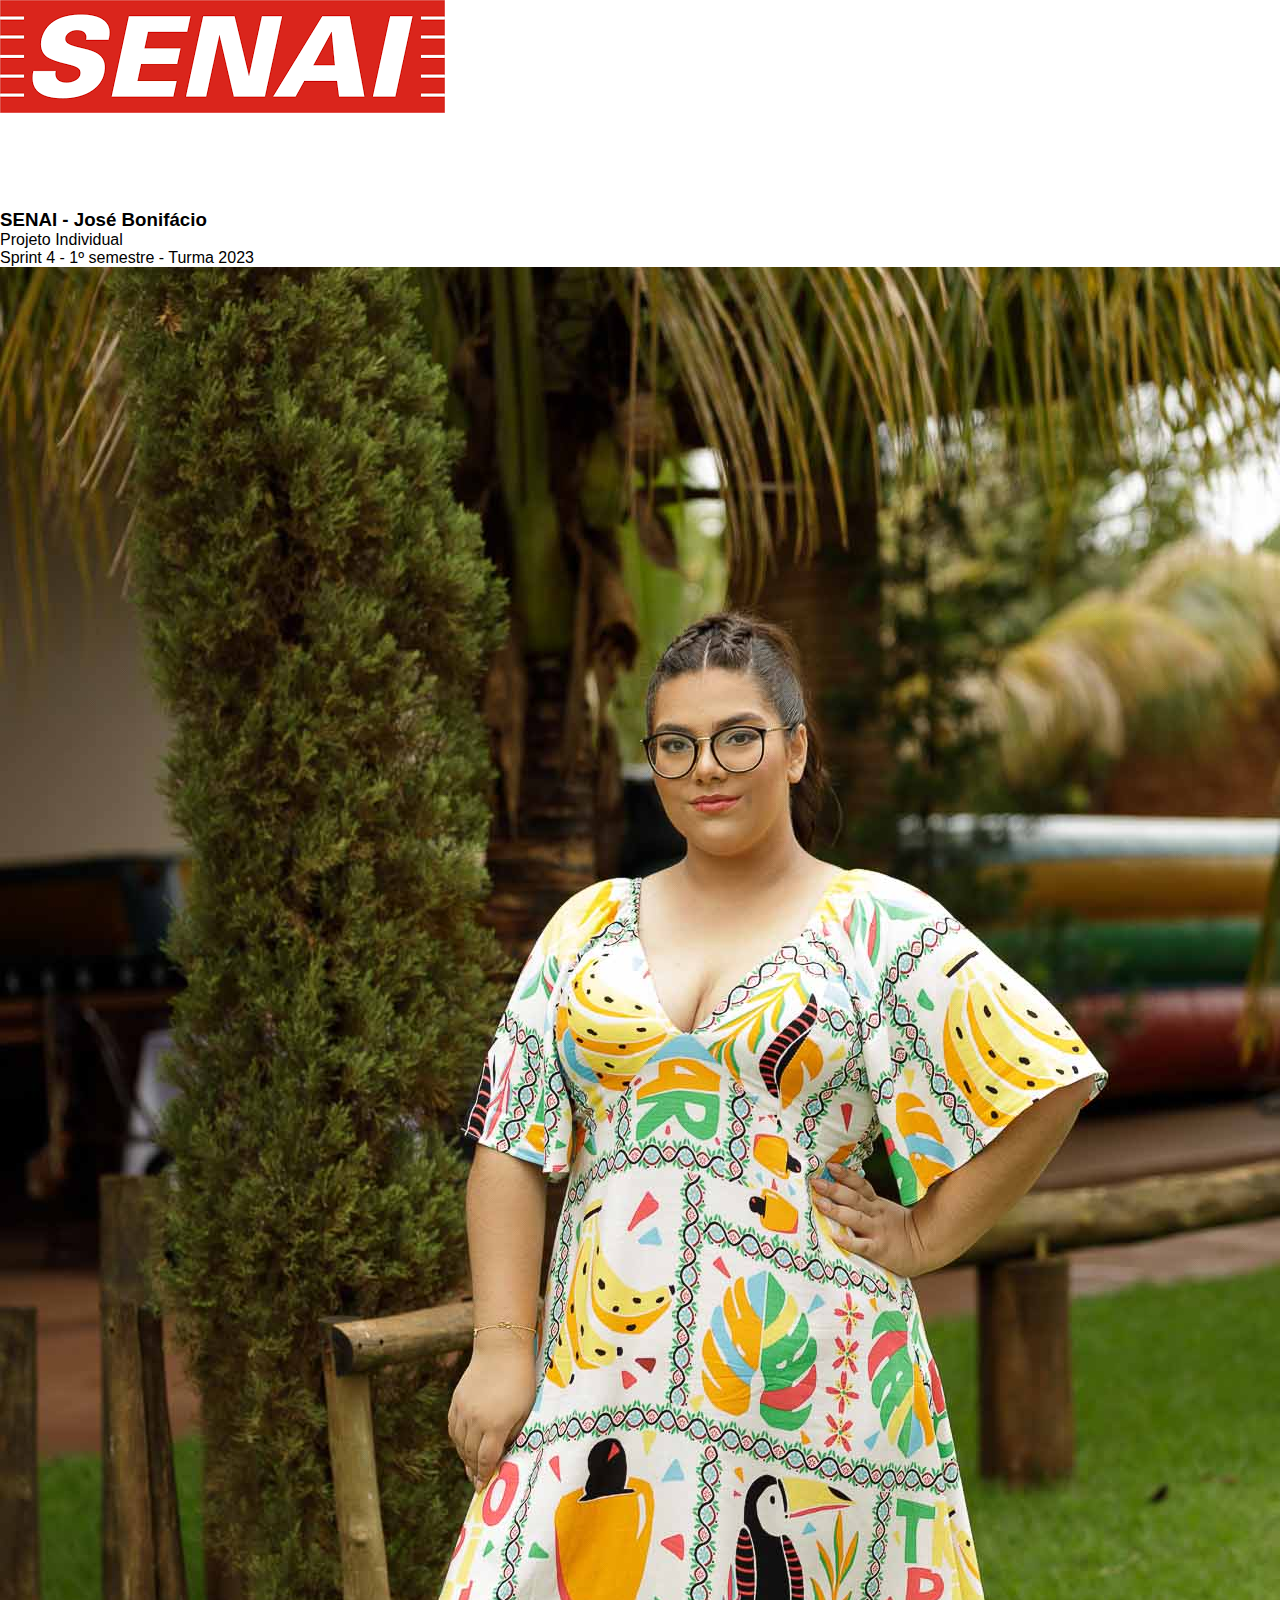
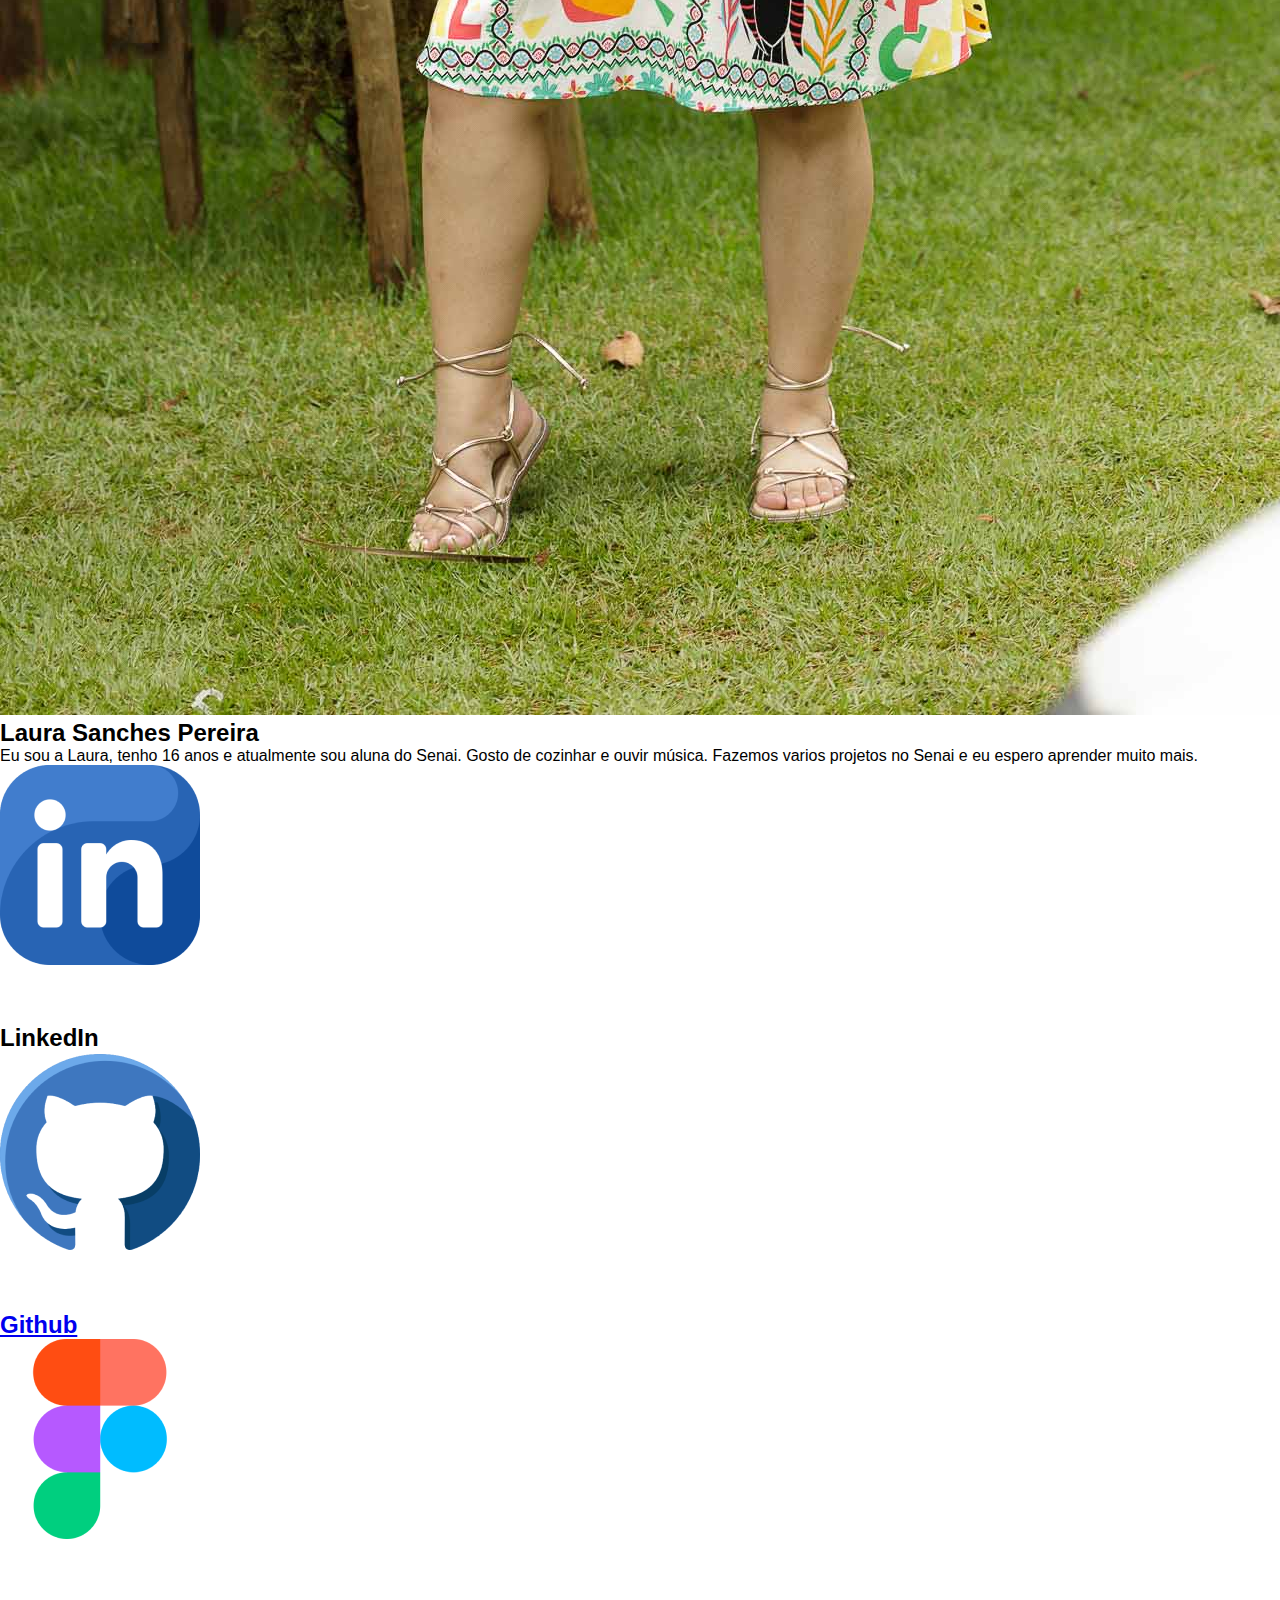
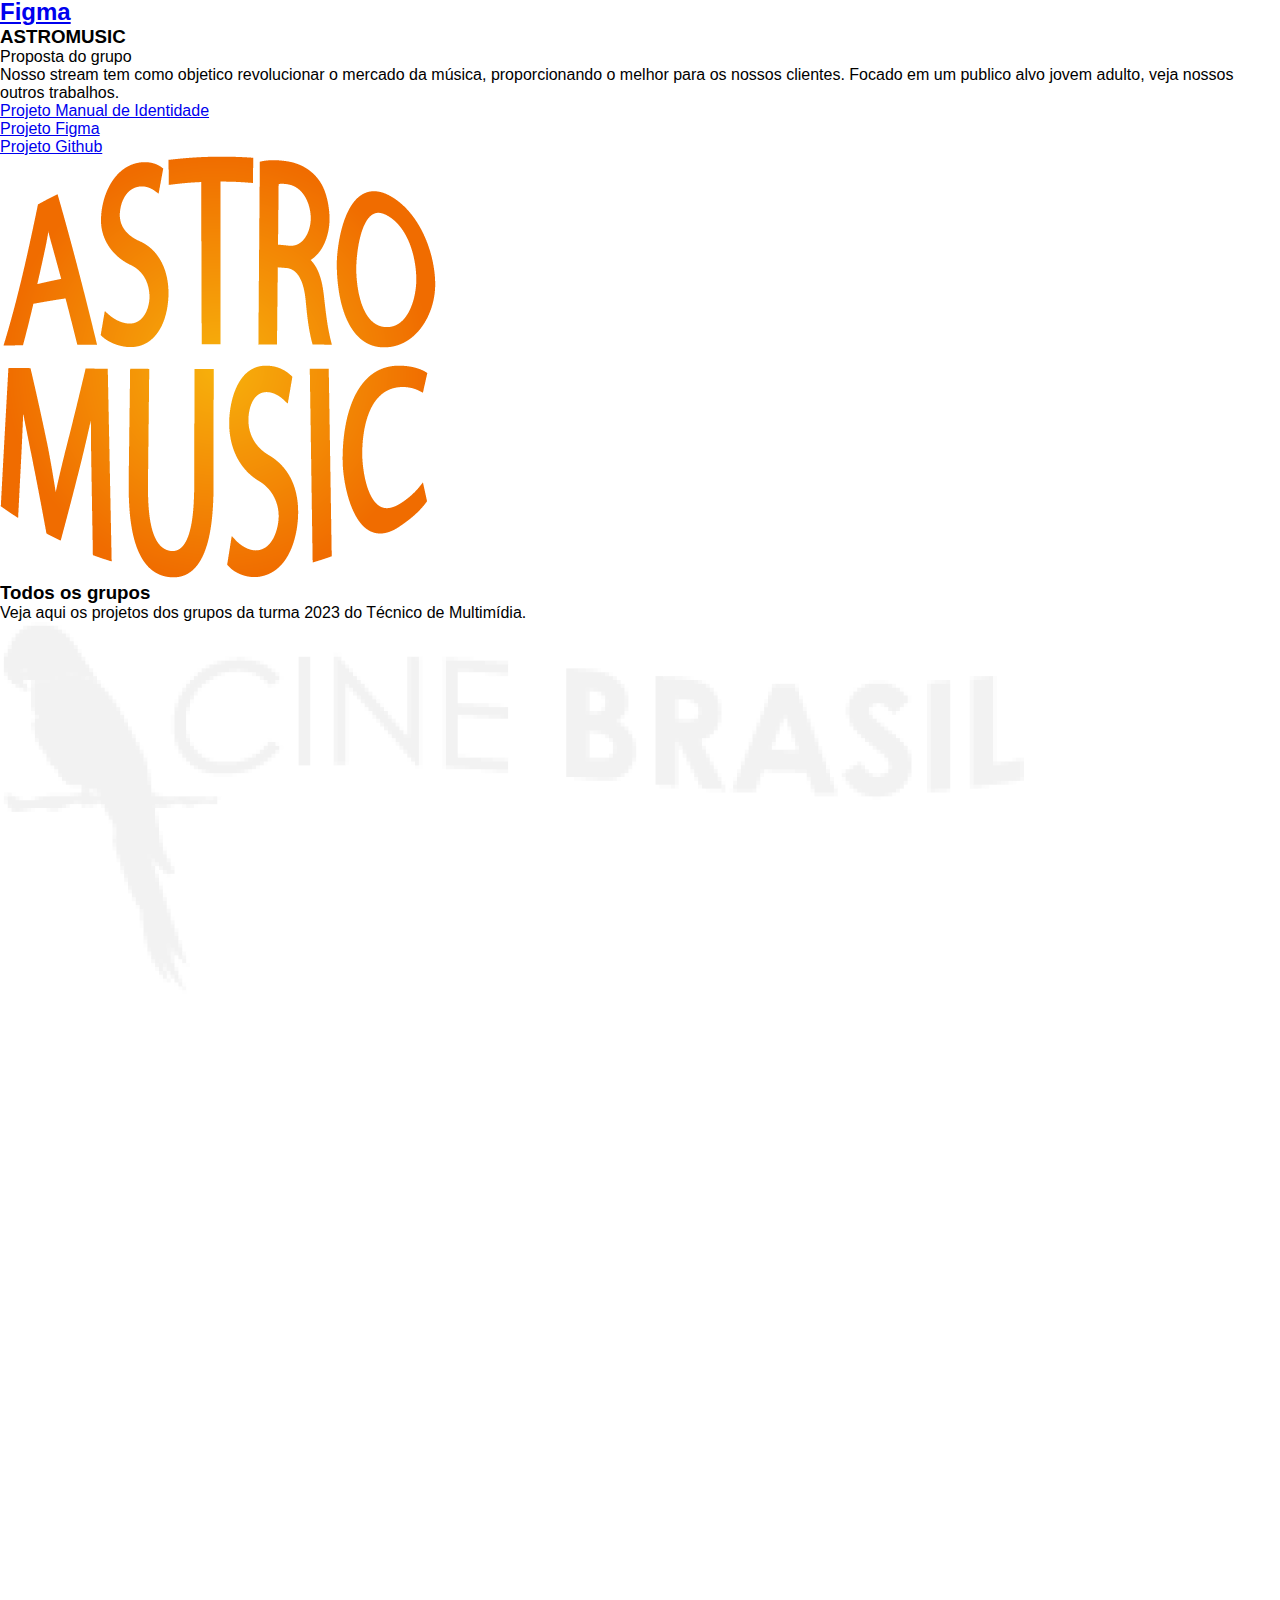
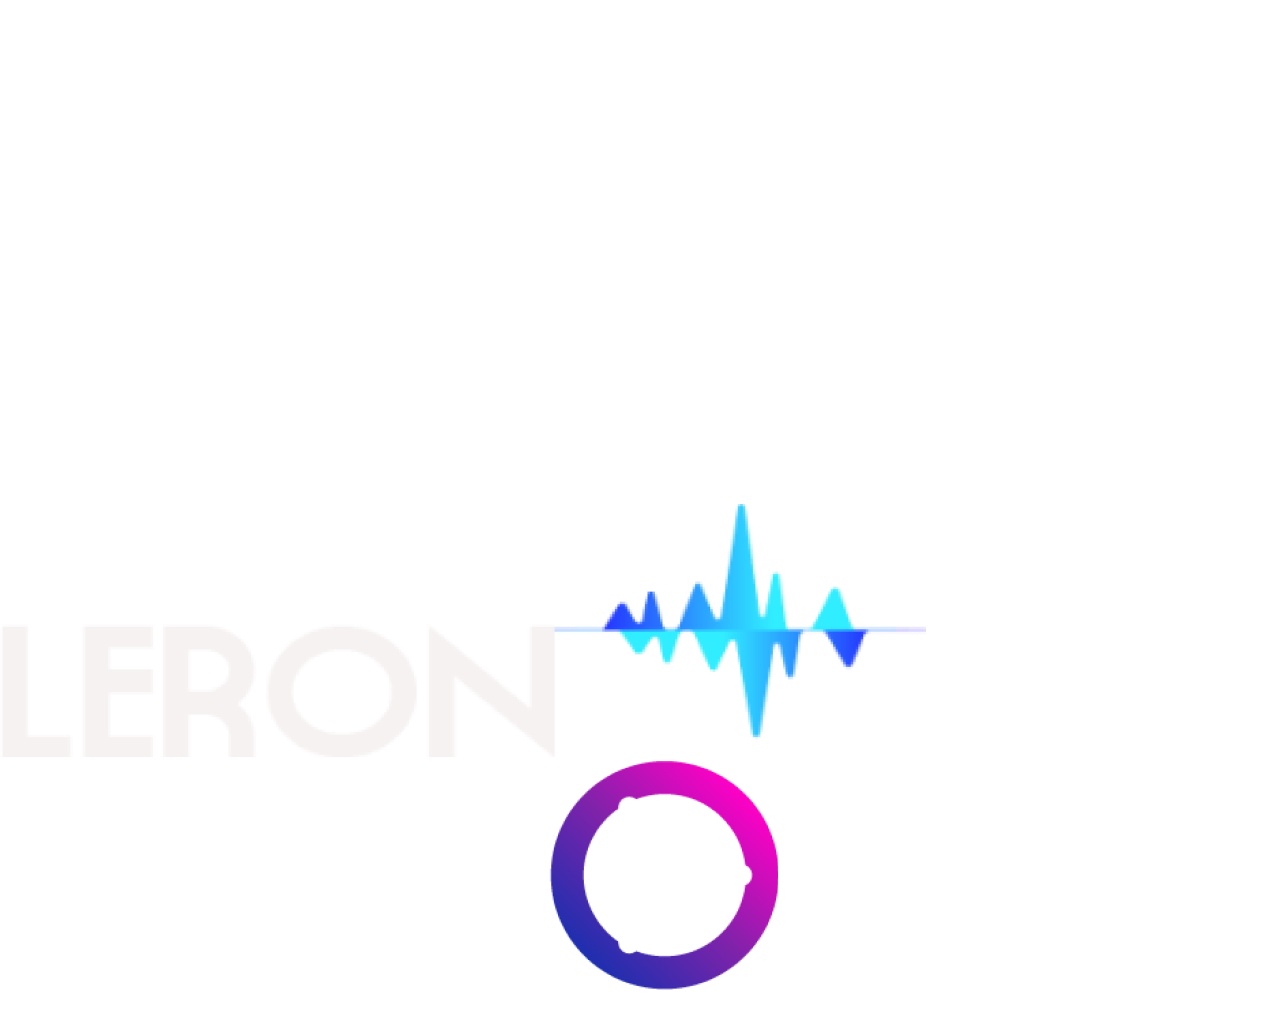
<file: index.html>
<!DOCTYPE html>
<html lang="pt-br">
<head>
    <meta charset="UTF-8">
    <meta http-equiv="X-UA-Compatible" content="IE=edge">
    <meta name="viewport" content="width=device-width, initial-scale=1.0">
    <link rel="stylesheet" href="style.css">
    <title>Laura Sanches</title>
</head>
  <body>
    <section class="capa">
          <div class="sobreocurso">
            <img class="Senai" src="imagens/SENAI.png" alt="">
            <h1>Multmídia</h1>
            <h3>SENAI - José Bonifácio</h3>
            <p>Projeto Individual</p>
            <p>Sprint 4 - 1º semestre - Turma 2023</p>
        </div>
    </section>
    <section class="aluno">
        <div class="sobremim">
            <img class="fotolaura"src="imagens/158A2883.jpg" alt="foto perfil laura">
        </div>
        <div class="sobremim">
            <h2>Laura Sanches Pereira</h2>
            <p>Eu sou a Laura, tenho 16 anos e atualmente sou aluna do Senai. Gosto de cozinhar e ouvir música. Fazemos varios projetos no Senai e eu espero aprender muito mais.</p> 
         </div>
    </section>
    <section class="portfolio">
        <div class="port-list">
            <img class="logo" src="imagens/Frame 5.png" alt="logo LinkedIn">
            <h2>LinkedIn</h2>            
        </div>
        <div class="port-list">           
            <a href="https://github.com/LauraSanchesP"><img class="logo" src="imagens/Frame 6.png" alt="logo github">
            <h2>Github</h2>
        </a>
        </div>
        <div class="port-list">           
            <a href="https://www.figma.com/file/hDN6xgjmfzXSS754vspHpo/SITEMAP?type=design&node-id=0%3A1&mode=design&t=qiU5f8nlinETx9a4-1"><img class="logo" src="imagens/Frame 7.png" alt="logo figma">
            <h2>Figma</h2>
        </a>
        </div>
    </section>
    <section class="grupo">
        <div class="title-grupo">
            <h3>ASTROMUSIC</h3>
            <p>Proposta do grupo</p>
            <p>Nosso stream tem como objetico revolucionar o mercado da música, proporcionando o melhor para os nossos clientes. Focado em um publico alvo jovem adulto, veja nossos outros trabalhos. </p>
            <ul>
                <a href="imagens/MANUAL DE IDENTIDADE VISUAL_LAURA SANCHES PEREIRA.pdf"><li>Projeto Manual de Identidade</li>
                <a href="https://www.figma.com/file/VcVz71onX3jrNG50iMoFtm/ASTROMUSIC-TELAS?type=design&node-id=0%3A1&mode=design&t=SkG4muLsTANk9cTG-1"><li>Projeto Figma</li></a>               
                 <a href="pagina.html"><li>Projeto Github</li></a>
            </ul>
        </div>
        <div class="logo-grupo">
        <img class="logo-grupo" src="imagens/Ativo 4.png">
        </div>   
    </section>
    <section class="grupos-title">
        <h3>Todos os grupos</h3>
        <p>Veja aqui os projetos dos grupos da turma 2023 do Técnico de Multimídia.</p>
        <div class="Grupos">
            <div class="grupos">
                <a href="https://senaiprofbruna.github.io/multimidia/cinebrasil.html">
                    <img class="logo" src="imagens/cinebrasil.png" alt="Cine Brasil">
                </a>
            </div>
            <div class="grupos">
                <a href="https://senaiprofbruna.github.io/multimidia/caven.html">
                <img class="logo" src="imagens/caven.png" alt="Caven">
                </a>
            </div>
            <div class="grupos">
                <a href="https://senaiprofbruna.github.io/multimidia/astromusic.html">
                <img class="logo" src="imagens/Ativo 5.png" alt="Astromusic">
                </a>
            </div>
            <div class="grupo">
                <a href="https://senaiprofbruna.github.io/multimidia/booklet.html">
                <img class="logo" src="imagens/booklet.png" alt="Booklet">
                </a>
            </div>
            <div class="grupo">
                <a href="https://senaiprofbruna.github.io/multimidia/marts.html">
                <img class="logo-small" src="imagens/marts.png" alt="Marts">
                </a>
            </div>
            <div class="grupo">
                <a href="https://senaiprofbruna.github.io/multimidia/leron.html">
                <img class="logo-small" src="imagens/leron.png" alt="Leron">
                </a>
            </div>
            <div class="grupo">
                <a href="https://senaiprofbruna.github.io/multimidia/playo.html">
                <img class="logo-small" src="imagens/playo.png" alt="Play.o">
                </a>
            </div>
        </div>
    </section>
</body>
</html>
</file>
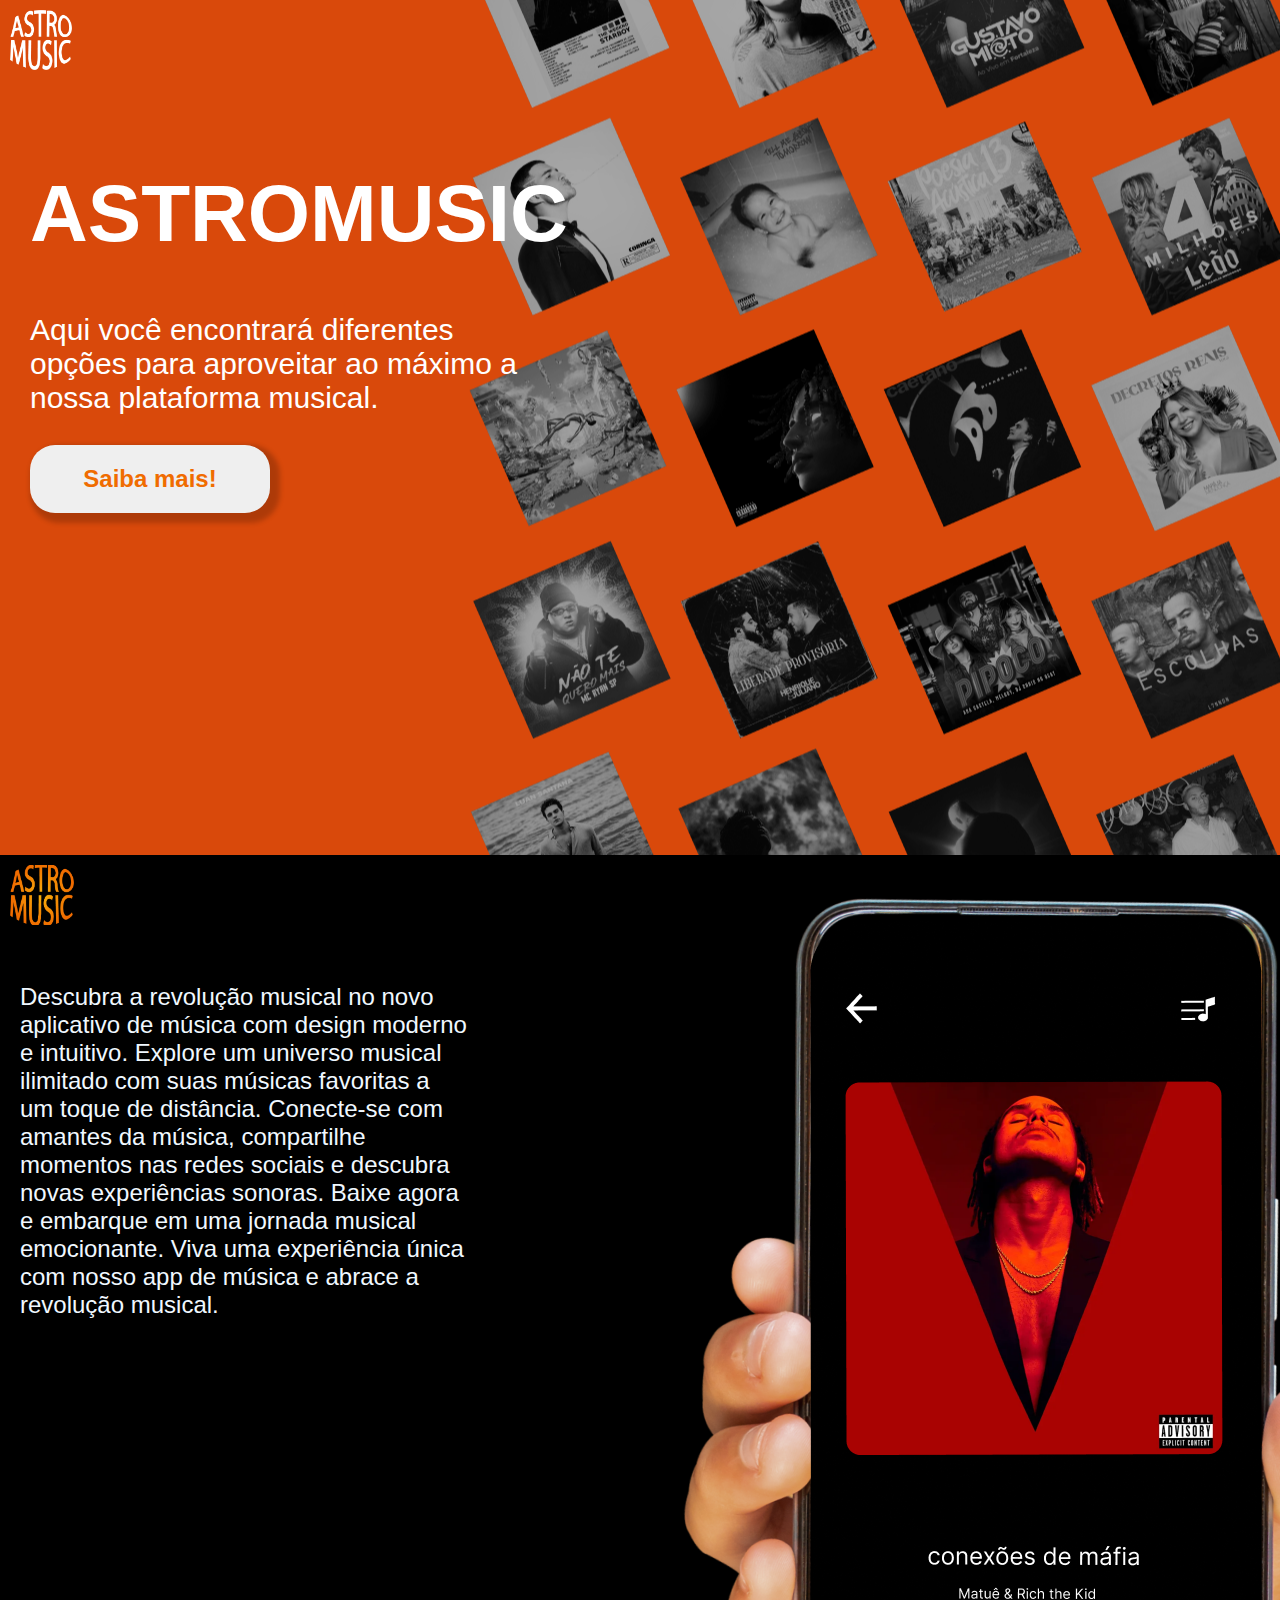
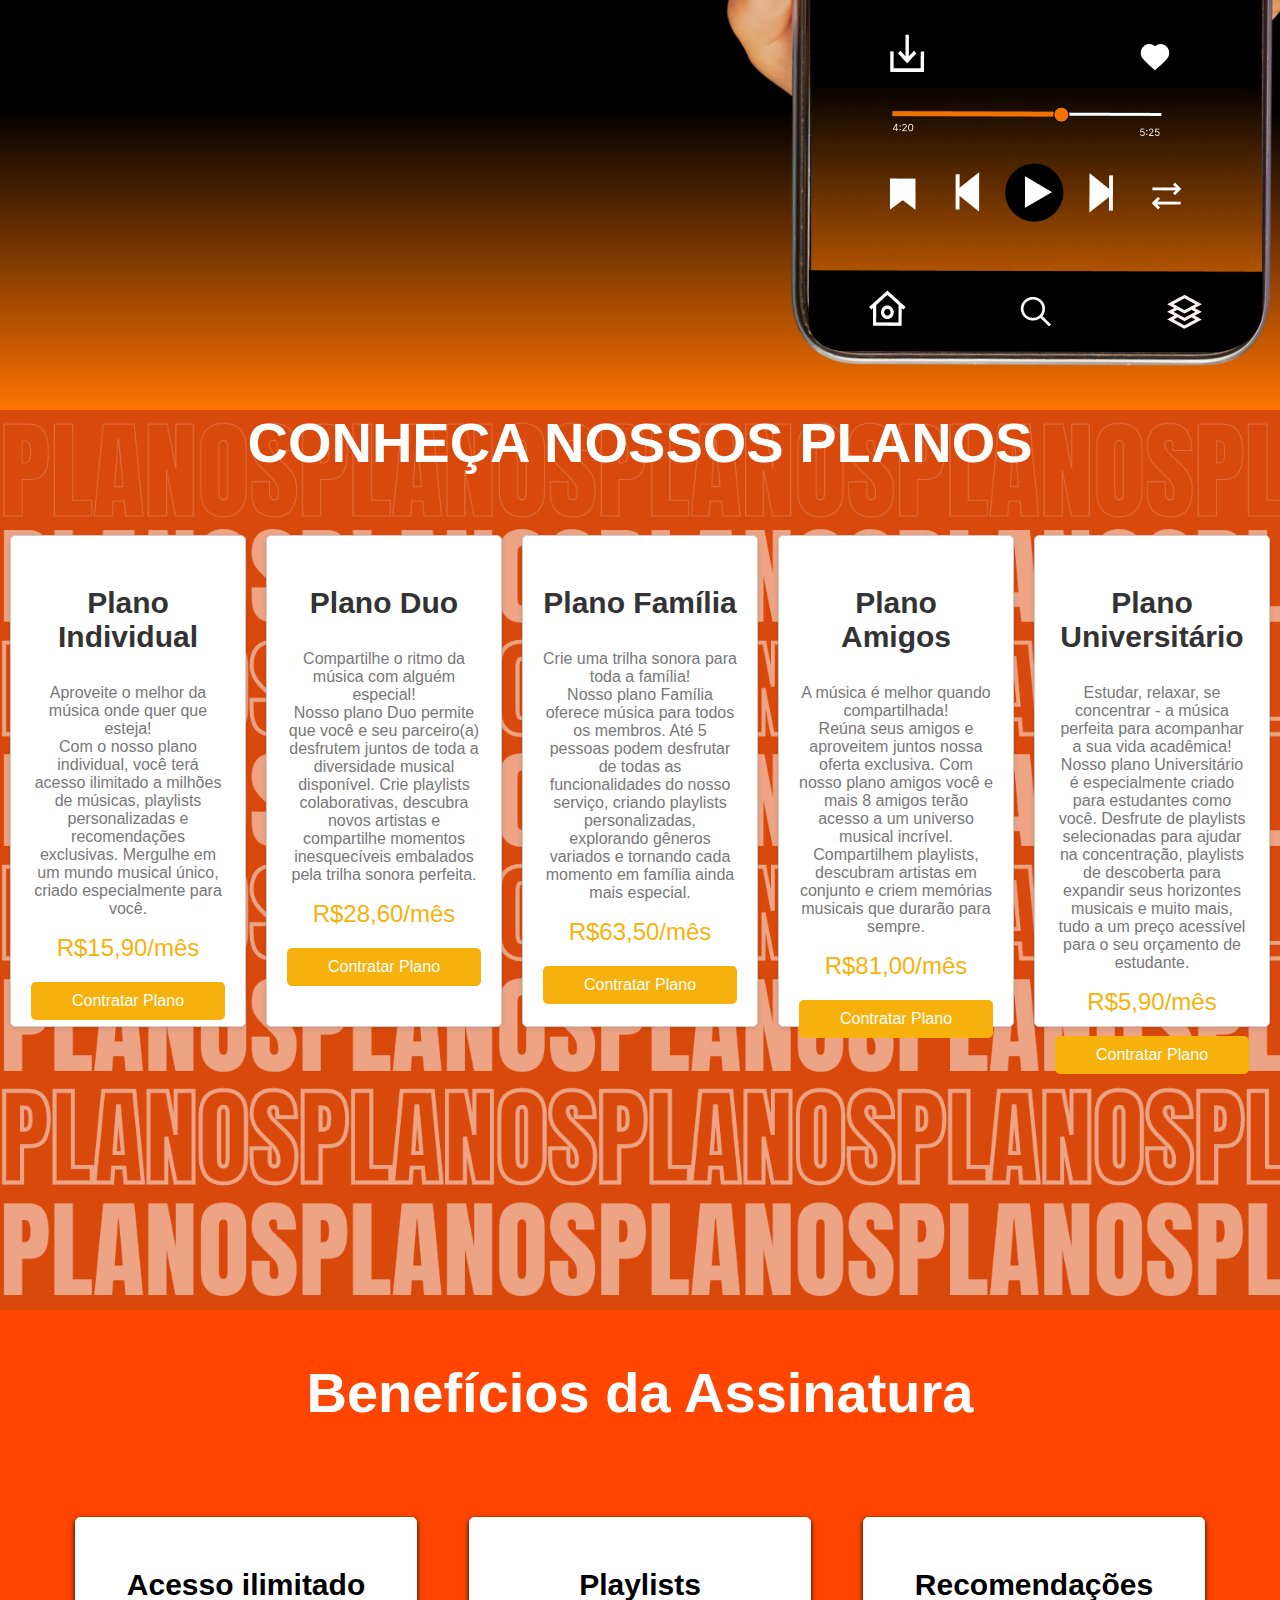
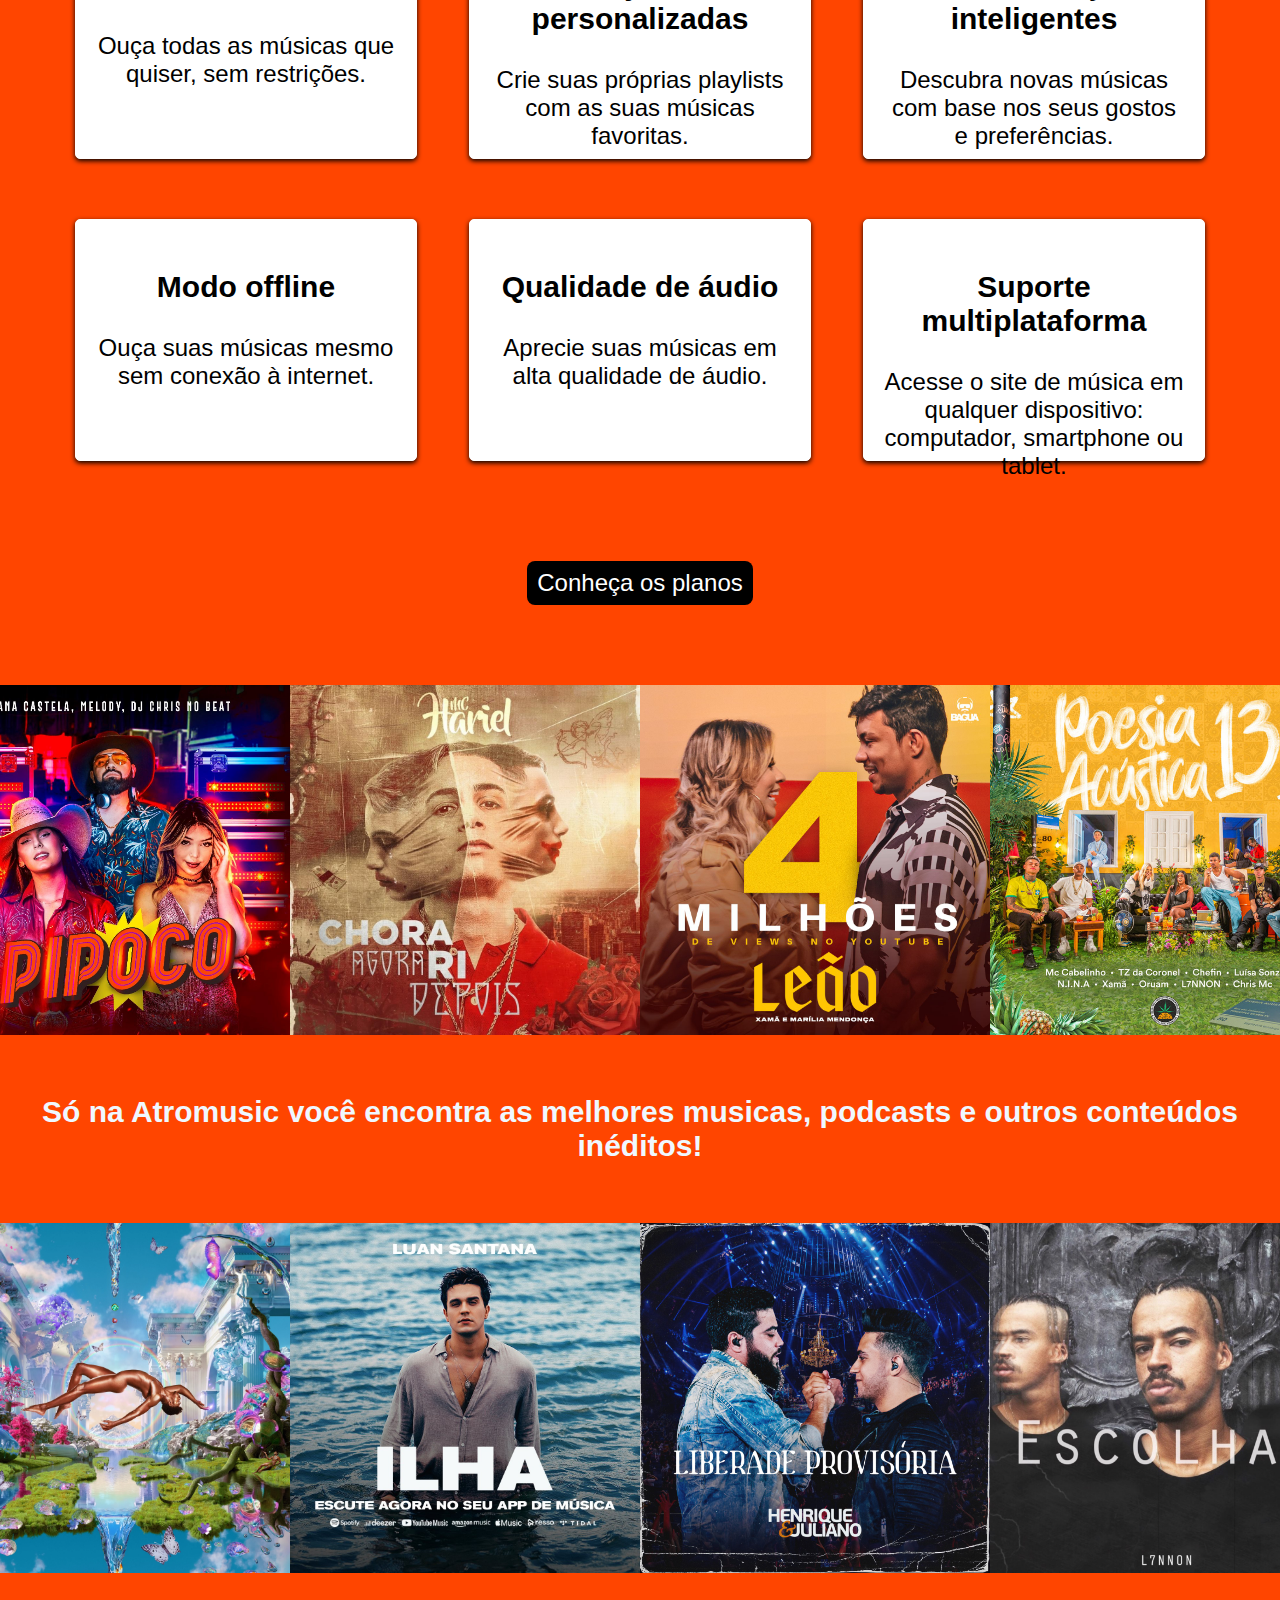
<file: pagina.html>
<!DOCTYPE html>
<html lang="pt-br">
<head>
    <meta charset="UTF-8">
    <meta name="viewport" content="width=device-width, initial-scale=1.0">
    <title>ASTROMUSIC</title>
    <link rel="stylesheet" href="pagina.css">
    <link rel="icon" href="IMAGENS/Ativo 4.png">
</head>
<body>
    <section class="capa">
        <header>
            <img class="logo" src="imagens/Ativo 5.png" alt="logo">
        </header>
        <div class="principal">
            <div class="textos">
                <h1>ASTROMUSIC</h1>
                <p>Aqui você encontrará diferentes opções para aproveitar ao máximo a nossa plataforma musical.</p>
                <a href="#beneficios">
                    <button name="button">Saiba mais!</button>
                </a>
            </div>
        </div>
    </section>
    <section class="mockup">
        <div>
            <section class="">
            <img class="logo" src="imagens/Rectangle 10.png" alt="astromusic">
            <p class="celular2">Descubra a revolução musical no novo aplicativo de música com design moderno e intuitivo. Explore um universo musical ilimitado com suas músicas favoritas a um toque de distância. Conecte-se com amantes da música, compartilhe momentos nas redes sociais e descubra novas experiências sonoras. Baixe agora e embarque em uma jornada musical emocionante. Viva uma experiência única com nosso app de música e abrace a revolução musical.
            </p>
        </section>
        </div>
                <img class="celular" src="imagens/Group 1.png" alt="celular">
        </section>
    <section class="planos" id="planos">
        <h2>CONHEÇA NOSSOS PLANOS</h2>
        <div class="planos-container">
            <div class="plano">
                <h3>Plano Individual</h3>
                <p>Aproveite o melhor da música onde quer que esteja!<br> Com o nosso plano individual, você terá acesso ilimitado a milhões de músicas, playlists personalizadas e recomendações exclusivas. Mergulhe em um mundo musical único, criado especialmente para você.</p>
                <div class="preco">R$15,90/mês</div>
                <div class="botao">
                    <a href="#">Contratar Plano</a>
                </div>
            </div>
            <div class="plano">
                <h3>Plano Duo</h3>
                <p>Compartilhe o ritmo da música com alguém especial!<br> Nosso plano Duo permite que você e seu parceiro(a) desfrutem juntos de toda a diversidade musical disponível. Crie playlists colaborativas, descubra novos artistas e compartilhe momentos inesquecíveis embalados pela trilha sonora perfeita.</p>
                <div class="preco">R$28,60/mês</div>
                <div class="botao">
                    <a href="#">Contratar Plano</a>
                </div>
            </div>
            <div class="plano">
                <h3>Plano Família</h3>
                <p>Crie uma trilha sonora para toda a família!<br> Nosso plano Família oferece música para todos os membros. Até 5 pessoas podem desfrutar de todas as funcionalidades do nosso serviço, criando playlists personalizadas, explorando gêneros variados e tornando cada momento em família ainda mais especial.</p>
                <div class="preco">R$63,50/mês</div>
                <div class="botao">
                    <a href="#">Contratar Plano</a>
                </div>
            </div>
            <div class="plano">
                <h3>Plano Amigos</h3>
                <p> A música é melhor quando compartilhada!<br> Reúna seus amigos e aproveitem juntos nossa oferta exclusiva. Com nosso plano amigos você e mais 8 amigos terão acesso a um universo musical incrível. Compartilhem playlists, descubram artistas em conjunto e criem memórias musicais que durarão para sempre.</p>
                <div class="preco">R$81,00/mês</div>
                <div class="botao">
                    <a href="#">Contratar Plano</a>
                </div>
            </div>
            <div class="plano">
                <h3>Plano Universitário</h3>
                <p>Estudar, relaxar, se concentrar - a música perfeita para acompanhar a sua vida acadêmica!<br> Nosso plano Universitário é especialmente criado para estudantes como você. Desfrute de playlists selecionadas para ajudar na concentração, playlists de descoberta para expandir seus horizontes musicais e muito mais, tudo a um preço acessível para o seu orçamento de estudante.</p>
                <div class="preco">R$5,90/mês</div>
                <div class="botao">
                    <a href="#">Contratar Plano</a>
                </div>
            </div>
        </div>
    </section>
    <section class="beneficios" id="beneficios">
        <div class="container">
            <h2>Benefícios da Assinatura</h2>
          </section>
            <div class="beneficio">
                <div class="beneficio-item">
                    <h3>Acesso ilimitado</h3>
                    <p>Ouça todas as músicas que quiser, sem restrições.</p>
                </div>
                <div class="beneficio-item">
                    <h3>Playlists personalizadas</h3>
                    <p>Crie suas próprias playlists com as suas músicas favoritas.</p>
                </div>
                <div class="beneficio-item">
                    <h3>Recomendações inteligentes</h3>
                    <p>Descubra novas músicas com base nos seus gostos e preferências.</p>
                </div>
            </div>
            <div class="beneficio">
                <div class="beneficio-item">
                    <h3>Modo offline</h3>
                    <p>Ouça suas músicas mesmo sem conexão à internet.</p>
                </div>
                <div class="beneficio-item">
                  <h3>Qualidade de áudio</h3>
                  <p>Aprecie suas músicas em alta qualidade de áudio.</p>
              </div>
              <div class="beneficio-item">
                  <h3>Suporte multiplataforma</h3>
                  <p>Acesse o site de música em qualquer dispositivo: computador, smartphone ou tablet.</p>
              </div>
                
            </div>
            <div class="container">
                <a href="#planos" class="cta-button">Conheça os planos</a>
            </div>
            </section>
            <section class="catalogo">
            <div class="image">
                <img class="music" src="imagens/c10.jpg" alt="imagem 1" >
                <img class="music" src="imagens/c12.jpg" alt="imagem 2" >
                <img class="music" src="imagens/C.01.jpg" alt="imagem 3">
                <img class="music" src="imagens/c13.jpg" alt="imagem 4" >
            </div>
            <h3>Só na Atromusic você encontra as melhores musicas, podcasts e outros conteúdos inéditos!</h3>   <div class="image">
                <img class="music" src="imagens/c14.webp" alt="imagem 5" >
                <img class="music" src="imagens/C.09.jpg" alt="imagem 6" >
                <img class="music" src="imagens/C.07.jpg" alt="imagem 7" >
                <img class="music" src="imagens/C.08.jpg" alt="imagem 8" >
            </div>
        </section>
</body>
</html>
</file>
<file: style.css>
/* Estilos CSS para a página */
* {
    padding:0;
    margin:0;
    vertical-align:baseline;
    list-style:none;
    border:0
}
body {
    font-family: Arial, sans-serif;
}
.planos{
    background-image: url("IMAGENS/PLANOS.CERT.png");
    background-size: cover;
    background-repeat: no-repeat;
    height: 100vh;
}
        h1 {
            text-align: center;
            font-size: 80px;
            color: #fff;
            font:bold;
        }

        .planos-container {
            display: flex;
            justify-content: center;
            align-items: center;
            margin-top: 50px;
        }

        .plano {
            border: 1px solid #ccc;
            border-radius: 5px;
            padding: 20px;
            margin: 10px;
            text-align: center;
            width: 300px;
            box-shadow: 0 2px 5px rgba(0, 0, 0, 0.1);
            background-color: #fff;
        }

        .plano h2 {
            color: #333;
        }

        .plano p {
            color: #777;
        }

        .plano .preco {
            font-size: 24px;
            color: #F7B10C;
            margin-top: 10px;
        }

        .plano .botao {
            margin-top: 20px;
        }

        .plano .botao a {
            display: block;
            padding: 10px 20px;
            background-color:rgb(247 177 12);
            color: #fff;
            text-decoration: none;
            border-radius: 5px;
        }

        .plano .botao a:hover {
            background-color: rgb(247 177 12);
        }
</file>
<file: pagina.css>
/*Estilo CSS para apresentação do site*/
.capa{
    height: 95vh;
    background-color: #D9490B;
    background-image: url(imagens/Frame\ 1.png);
    background-repeat: no-repeat;
    background-position: right;
}
.principal{
        display: flex;
}
.cover{
        height: 95vh;
        margin: 0;
}
.logo{
        height: 60px;
        padding: 10px;
}
.textos{
    padding: 30px;
    font-size: 30px;
    color: white;
    width: 40vw;
    font-family: 'Arial', sans-serif;
}
.textos h1{
    font-size: 80px;
    font-family: Impact, Haettenschweiler, 'Arial Narrow Bold', sans-serif;
}
.textos button{
    width: 240px;
    padding: 20px 0px;
    color: #F06C00;
    text-align: center;
    font-size: 24px;
    font-family: 'Arial', sans-serif;
    font-weight: 700;
    border: none;
    border-radius: 25px;
    box-shadow: 5px 5px 5px 5px rgba(0, 0, 0, 0.2);
    cursor: pointer;
}
.textos button:active {
    background-color: #F06C00; /* Altere para a cor desejada */
    box-shadow: none; /* Remova a sombra ou ajuste conforme necessário */
}
.textos button:hover {
    background-color: #000000; /* Altere para a cor desejada */
    color: #F06C00;
}
body{
    margin: 0%;
}
/*Estilo CSS para planos do site*/
*{
    /*padding:0;
    margin:0;*/
    vertical-align:baseline;
    list-style:none;
    border:0;
}
h2{
    margin: auto;
}
body {
    font-family: Arial, sans-serif;
}
.planos{
    background-image: url("imagens/PLANOS.CERT.png");
    background-size: cover;
    background-repeat: no-repeat;
    height: 100vh;
}
h2 {
    text-align: center;
    font-size: 80px;
    color: #fff;
    font:bold;
}
.planos-container {
    display: flex;
    justify-content: center;
    align-items: center;
    margin-top: 50px;
}
.plano {
    border: 1px solid #ccc;
    border-radius: 5px;
    padding: 20px;
    margin: 10px;
    text-align: center;
    width: 300px;
    box-shadow: 0 2px 5px rgba(0, 0, 0, 0.1);
    background-color: #fff;
    height: 450px;
}
.plano h3 {
    color: #333;
}
.plano p {
    color: #777;
}
.plano .preco {
    font-size: 24px;
    color: #F7B10C;
    margin-top: 10px;
}
.plano .botao {
    margin-top: 20px;
}
.plano .botao a {
    display: block;
    padding: 10px 20px;
    background-color:rgb(247 177 12);
    color: #fff;
    text-decoration: none;
    border-radius: 5px;
}
.plano .botao a:hover {
    background-color: rgb(247 177 12);
}
/*Estilo CSS para beneficios do site*/
body {
    background-color:rgb(255, 69, 0);
    margin: 0;
    padding: 0;
}
.container {
    width: 800px;
    margin: 0 auto;
    text-align: center;
    padding: 50px;
}
h2 {
    font-size: 56px;
    color:white;
    margin-bottom: 32px;
}
.beneficio {
    display: flex;
    justify-content: center;
    align-items: flex-start;
    margin-bottom: 40px;
    gap: 2rem;
}
.beneficio-item {
    width: 300px;
    height: 200px;
    border: 1px solid white;
    border-radius: 5px;
    padding: 20px;
    margin: 10px;
    text-align: center;
    background-color:white;
    box-shadow: 0 2px 5px rgb(0, 0, 0);
}
.beneficio-item h3 {
    color:black;
}
.beneficio-item p {
    color:black;
    font-size: 24px;               
}
.cta-button {
    background-color:rgb(0, 0, 0);
    color: white;
    padding: 8px 10px;
    text-align: center;
    text-decoration: none;
    display: inline-block;
    font-size: 24px;
    border-radius: 8px;
}
/*Estilo CSS para catalogo do site*/
.catalogo {
    background-color:orangered;
    margin: 0%;
    padding: 0%;
}
h3 {
    text-align: center;
    font-size: 30px;
    font: bold;
    color: aliceblue;
}
.image{
    display: flex;
    justify-content: center;
    height: 350px;
}
@media (max-width: 700px) {
    h3{
        color: brown;
    }
    image{
        height: 50px;
    }
}
/*Estilo CSS para mockup do site*/
.mockup{
    background: linear-gradient(0deg, rgba(255,115,0,1) 0%, rgba(0,0,0,1) 26%);
    margin: 0%;
    padding: 0%;
    display: flex;
    justify-content:space-between;
}
.celular2{
    font-size: 24px;
    font: bold;
    color: aliceblue;
    padding: 20px;
    width: 35vw;
}
.image{
    justify-content: center
    height: 250px;
    padding: 30px;
}
</file>
